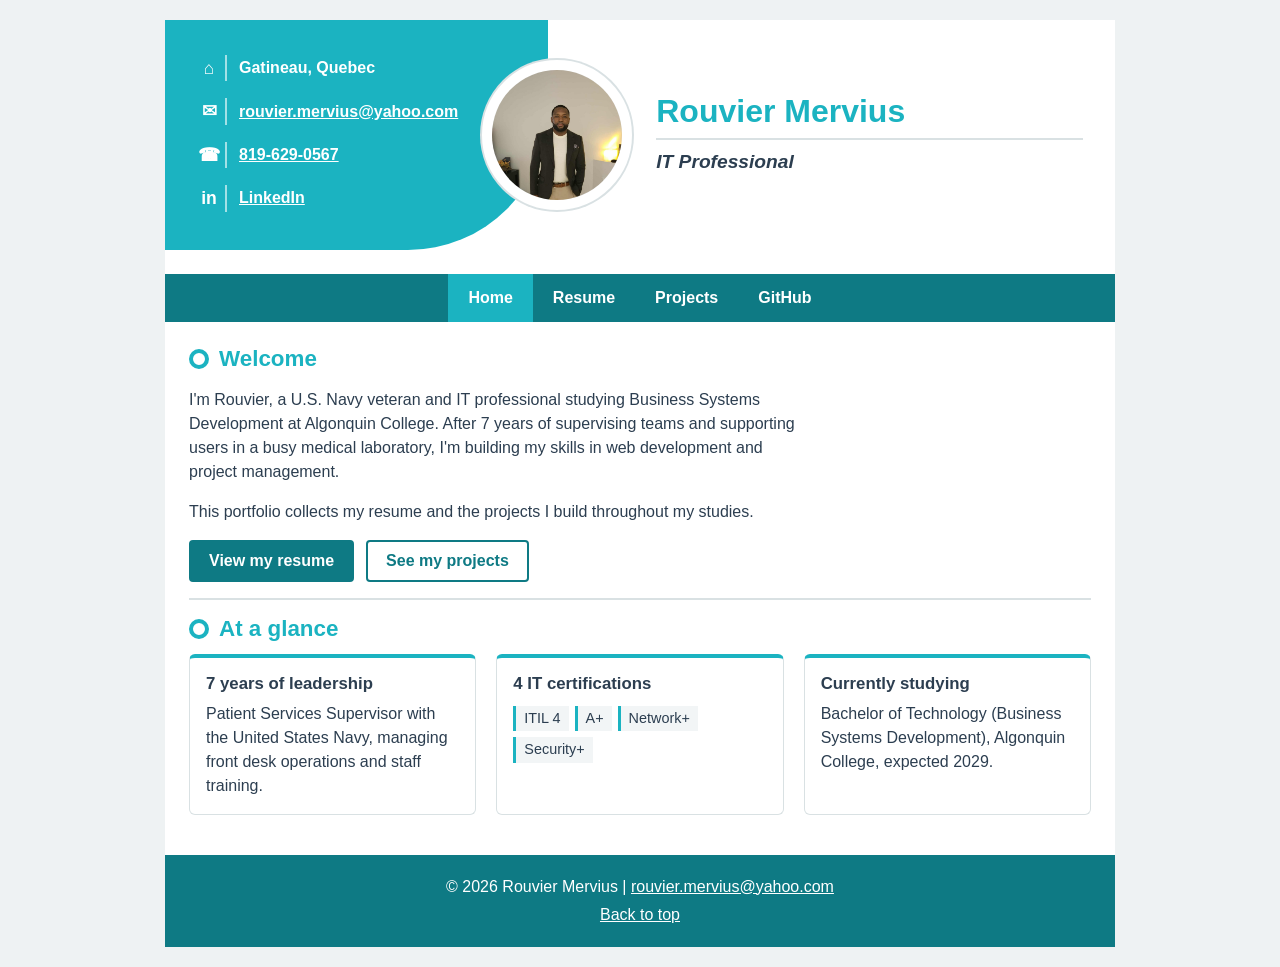
<file: index.html>
<!DOCTYPE html>
<html lang="en">
<head>
    <meta charset="UTF-8">
    <meta name="viewport" content="width=device-width, initial-scale=1.0">
    <title>Rouvier Mervius | Portfolio</title>
    <link rel="stylesheet" href="styles.css">
</head>
<body>
<div class="page" id="top">

    <!-- Header: contact panel, photo, name -->
    <header class="header">
        <ul class="contact">
            <li><span class="icon" aria-hidden="true">&#8962;</span>Gatineau, Quebec</li>
            <li><span class="icon" aria-hidden="true">&#9993;</span><a href="mailto:rouvier.mervius@yahoo.com">rouvier.mervius@yahoo.com</a></li>
            <li><span class="icon" aria-hidden="true">&#9742;</span><a href="tel:+18196290567">819-629-0567</a></li>
            <li><span class="icon" aria-hidden="true">in</span><a href="https://www.linkedin.com/in/rouvier-mervius" target="_blank" rel="noopener">LinkedIn</a></li>
        </ul>

        <div class="photo">
            <img src="photo.jpg" alt="Rouvier Mervius">
        </div>

        <div class="name-block">
            <h1>Rouvier Mervius</h1>
            <p>IT Professional</p>
        </div>
    </header>

    <nav class="nav" aria-label="Main">
        <ul>
            <li><a href="index.html" aria-current="page">Home</a></li>
            <li><a href="resume.html">Resume</a></li>
            <li><a href="projects.html">Projects</a></li>
               <li><a href="https://github.com/2Kbest" target="_blank" rel="noopener">GitHub</a></li>
        </ul>
    </nav>

    <main class="content">
        <section>
            <h2>Welcome</h2>
            <div class="intro">
                <p>I'm Rouvier, a U.S. Navy veteran and IT professional studying Business Systems Development at Algonquin College. After 7 years of supervising teams and supporting users in a busy medical laboratory, I'm building my skills in web development and project management.</p>
                <p>This portfolio collects my resume and the projects I build throughout my studies.</p>
            </div>
            <div class="btn-row">
                <a class="btn" href="resume.html">View my resume</a>
                <a class="btn btn-outline" href="projects.html">See my projects</a>
            </div>
        </section>

        <section>
            <h2>At a glance</h2>
            <div class="cards">
                <div class="card">
                    <div class="card-body">
                        <h3>7 years of leadership</h3>
                        <p>Patient Services Supervisor with the United States Navy, managing front desk operations and staff training.</p>
                    </div>
                </div>
                <div class="card">
                    <div class="card-body">
                        <h3>4 IT certifications</h3>
                        <ul class="tags">
                            <li>ITIL 4</li>
                            <li>A+</li>
                            <li>Network+</li>
                            <li>Security+</li>
                        </ul>
                    </div>
                </div>
                <div class="card">
                    <div class="card-body">
                        <h3>Currently studying</h3>
                        <p>Bachelor of Technology (Business Systems Development), Algonquin College, expected 2029.</p>
                    </div>
                </div>
            </div>
        </section>
    </main>

    <footer class="footer">
        <p>&copy; 2026 Rouvier Mervius | <a href="mailto:rouvier.mervius@yahoo.com">rouvier.mervius@yahoo.com</a></p>
        <p><a href="#top">Back to top</a></p>
    </footer>

</div>
</body>
</html>
</file>
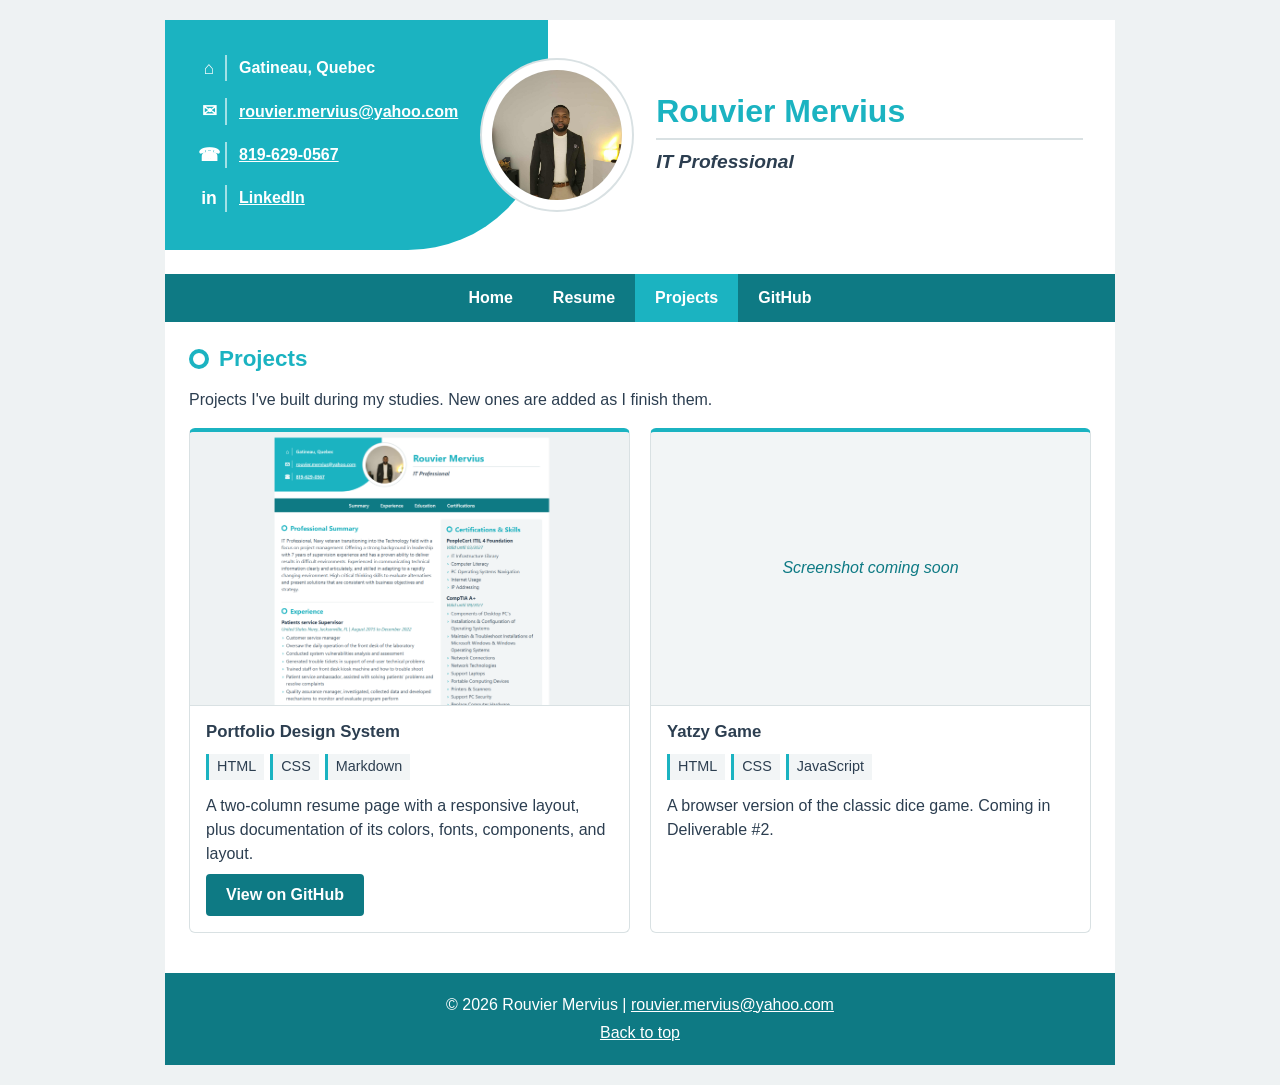
<file: projects.html>
<!DOCTYPE html>
<html lang="en">
<head>
    <meta charset="UTF-8">
    <meta name="viewport" content="width=device-width, initial-scale=1.0">
    <title>Rouvier Mervius | Projects</title>
    <link rel="stylesheet" href="styles.css">
</head>
<body>
<div class="page" id="top">

    <!-- Header: contact panel, photo, name -->
    <header class="header">
        <ul class="contact">
            <li><span class="icon" aria-hidden="true">&#8962;</span>Gatineau, Quebec</li>
            <li><span class="icon" aria-hidden="true">&#9993;</span><a href="mailto:rouvier.mervius@yahoo.com">rouvier.mervius@yahoo.com</a></li>
            <li><span class="icon" aria-hidden="true">&#9742;</span><a href="tel:+18196290567">819-629-0567</a></li>
            <li><span class="icon" aria-hidden="true">in</span><a href="https://www.linkedin.com/in/rouvier-mervius" target="_blank" rel="noopener">LinkedIn</a></li>
        </ul>

        <div class="photo">
            <img src="photo.jpg" alt="Rouvier Mervius">
        </div>

        <div class="name-block">
            <h1>Rouvier Mervius</h1>
            <p>IT Professional</p>
        </div>
    </header>

    <nav class="nav" aria-label="Main">
        <ul>
            <li><a href="index.html">Home</a></li>
            <li><a href="resume.html">Resume</a></li>
            <li><a href="projects.html" aria-current="page">Projects</a></li>
            <li><a href="https://github.com/2Kbest">GitHub</a></li>
        </ul>
    </nav>

    <main class="content">
        <section>
            <h2>Projects</h2>
            <p class="intro">Projects I've built during my studies. New ones are added as I finish them.</p>

            <div class="cards">
                <!-- Project card: copy this whole <article> to add a new project -->
                <article class="card">
                    <img src="desktop.png" alt="Screenshot of my portfolio resume page">
                    <div class="card-body">
                        <h3>Portfolio Design System</h3>
                        <ul class="tags">
                            <li>HTML</li>
                            <li>CSS</li>
                            <li>Markdown</li>
                        </ul>
                        <p>A two-column resume page with a responsive layout, plus documentation of its colors, fonts, components, and layout.</p>
                        <a class="btn" href="https://github.com/2Kbest/portfolio-the-project-" target="_blank" rel="noopener">View on GitHub</a>
                    </div>
                </article>

                <article class="card">
                    <div class="card-placeholder">Screenshot coming soon</div>
                    <div class="card-body">
                        <h3>Yatzy Game</h3>
                        <ul class="tags">
                            <li>HTML</li>
                            <li>CSS</li>
                            <li>JavaScript</li>
                        </ul>
                        <p>A browser version of the classic dice game. Coming in Deliverable #2.</p>
                    </div>
                </article>
            </div>
        </section>
    </main>

    <footer class="footer">
        <p>&copy; 2026 Rouvier Mervius | <a href="mailto:rouvier.mervius@yahoo.com">rouvier.mervius@yahoo.com</a></p>
        <p><a href="#top">Back to top</a></p>
    </footer>

</div>
</body>
</html>
</file>
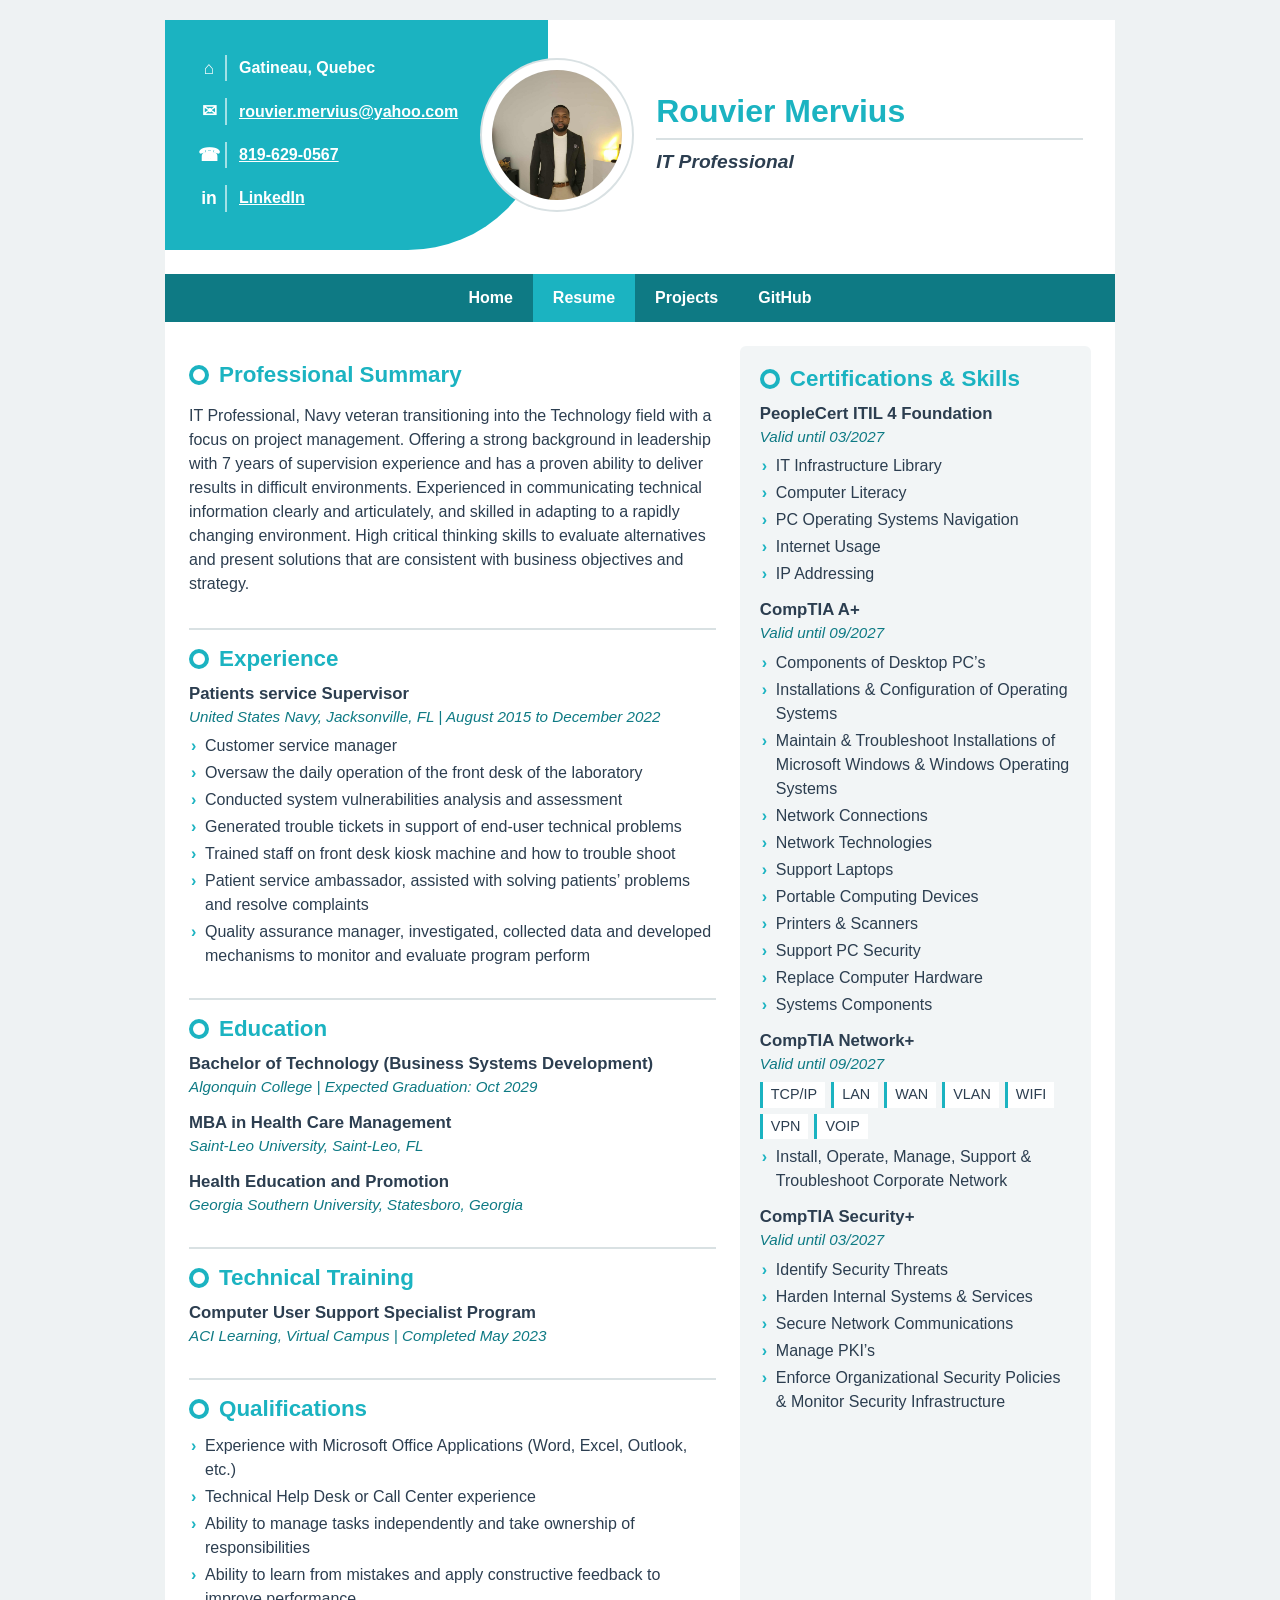
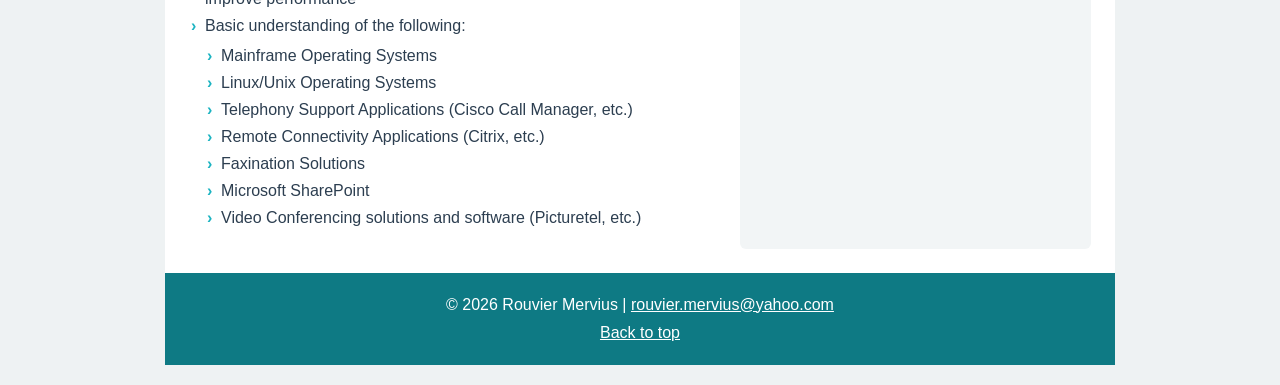
<file: resume.html>
<!DOCTYPE html>
<html lang="en">
<head>
    <meta charset="UTF-8">
    <meta name="viewport" content="width=device-width, initial-scale=1.0">
    <title>Rouvier Mervius | Resume</title>
    <link rel="stylesheet" href="styles.css">
</head>
<body>
<div class="page" id="top">

    <!-- Header: contact panel, photo, name -->
    <header class="header">
        <ul class="contact">
            <li><span class="icon" aria-hidden="true">&#8962;</span>Gatineau, Quebec</li>
            <li><span class="icon" aria-hidden="true">&#9993;</span><a href="mailto:rouvier.mervius@yahoo.com">rouvier.mervius@yahoo.com</a></li>
            <li><span class="icon" aria-hidden="true">&#9742;</span><a href="tel:+18196290567">819-629-0567</a></li>
            <li><span class="icon" aria-hidden="true">in</span><a href="https://www.linkedin.com/in/rouvier-mervius" target="_blank" rel="noopener">LinkedIn</a></li>
        </ul>

        <div class="photo">
            <img src="photo.jpg" alt="Rouvier Mervius">
        </div>

        <div class="name-block">
            <h1>Rouvier Mervius</h1>
            <p>IT Professional</p>
        </div>
    </header>

    <nav class="nav" aria-label="Main">
        <ul>
            <li><a href="index.html">Home</a></li>
            <li><a href="resume.html" aria-current="page">Resume</a></li>
            <li><a href="projects.html">Projects</a></li>
               <li><a href="https://github.com/2Kbest" target="_blank" rel="noopener">GitHub</a></li>
        </ul>
    </nav>

    <main class="columns">

        <!-- Left column -->
        <div class="col">
            <section id="summary">
                <h2>Professional Summary</h2>
                <p>IT Professional, Navy veteran transitioning into the Technology field with a focus on project management. Offering a strong background in leadership with 7 years of supervision experience and has a proven ability to deliver results in difficult environments. Experienced in communicating technical information clearly and articulately, and skilled in adapting to a rapidly changing environment. High critical thinking skills to evaluate alternatives and present solutions that are consistent with business objectives and strategy.</p>
            </section>

            <section id="experience">
                <h2>Experience</h2>
                <div class="entry">
                    <h3>Patients service Supervisor</h3>
                    <p class="meta">United States Navy, Jacksonville, FL | August 2015 to December 2022</p>
                    <ul>
                        <li>Customer service manager</li>
                        <li>Oversaw the daily operation of the front desk of the laboratory</li>
                        <li>Conducted system vulnerabilities analysis and assessment</li>
                        <li>Generated trouble tickets in support of end-user technical problems</li>
                        <li>Trained staff on front desk kiosk machine and how to trouble shoot</li>
                        <li>Patient service ambassador, assisted with solving patients’ problems and resolve complaints</li>
                        <li>Quality assurance manager, investigated, collected data and developed mechanisms to monitor and evaluate program perform</li>
                    </ul>
                </div>
            </section>

            <section id="education">
                <h2>Education</h2>
                <div class="entry">
                    <h3>Bachelor of Technology (Business Systems Development)</h3>
                    <p class="meta">Algonquin College | Expected Graduation: Oct 2029</p>
                </div>
                <div class="entry">
                    <h3>MBA in Health Care Management</h3>
                    <p class="meta">Saint-Leo University, Saint-Leo, FL</p>
                </div>
                <div class="entry">
                    <h3>Health Education and Promotion</h3>
                    <p class="meta">Georgia Southern University, Statesboro, Georgia</p>
                </div>
            </section>

            <section>
                <h2>Technical Training</h2>
                <div class="entry">
                    <h3>Computer User Support Specialist Program</h3>
                    <p class="meta">ACI Learning, Virtual Campus | Completed May 2023</p>
                </div>
            </section>

            <section>
                <h2>Qualifications</h2>
                <ul>
                    <li>Experience with Microsoft Office Applications (Word, Excel, Outlook, etc.)</li>
                    <li>Technical Help Desk or Call Center experience</li>
                    <li>Ability to manage tasks independently and take ownership of responsibilities</li>
                    <li>Ability to learn from mistakes and apply constructive feedback to improve performance</li>
                    <li>Basic understanding of the following:
                        <ul>
                            <li>Mainframe Operating Systems</li>
                            <li>Linux/Unix Operating Systems</li>
                            <li>Telephony Support Applications (Cisco Call Manager, etc.)</li>
                            <li>Remote Connectivity Applications (Citrix, etc.)</li>
                            <li>Faxination Solutions</li>
                            <li>Microsoft SharePoint</li>
                            <li>Video Conferencing solutions and software (Picturetel, etc.)</li>
                        </ul>
                    </li>
                </ul>
            </section>
        </div>

        <!-- Right column (shaded) -->
        <div class="col col-shaded">
            <section id="certifications">
                <h2>Certifications &amp; Skills</h2>
                <div class="entry">
                    <h3>PeopleCert ITIL 4 Foundation</h3>
                    <p class="meta">Valid until 03/2027</p>
                    <ul>
                        <li>IT Infrastructure Library</li>
                        <li>Computer Literacy</li>
                        <li>PC Operating Systems Navigation</li>
                        <li>Internet Usage</li>
                        <li>IP Addressing</li>
                    </ul>
                </div>
                <div class="entry">
                    <h3>CompTIA A+</h3>
                    <p class="meta">Valid until 09/2027</p>
                    <ul>
                        <li>Components of Desktop PC’s</li>
                        <li>Installations &amp; Configuration of Operating Systems</li>
                        <li>Maintain &amp; Troubleshoot Installations of Microsoft Windows &amp; Windows Operating Systems</li>
                        <li>Network Connections</li>
                        <li>Network Technologies</li>
                        <li>Support Laptops</li>
                        <li>Portable Computing Devices</li>
                        <li>Printers &amp; Scanners</li>
                        <li>Support PC Security</li>
                        <li>Replace Computer Hardware</li>
                        <li>Systems Components</li>
                    </ul>
                </div>
                <div class="entry">
                    <h3>CompTIA Network+</h3>
                    <p class="meta">Valid until 09/2027</p>
                    <ul class="tags">
                        <li>TCP/IP</li>
                        <li>LAN</li>
                        <li>WAN</li>
                        <li>VLAN</li>
                        <li>WIFI</li>
                        <li>VPN</li>
                        <li>VOIP</li>
                    </ul>
                    <ul>
                        <li>Install, Operate, Manage, Support &amp; Troubleshoot Corporate Network</li>
                    </ul>
                </div>
                <div class="entry">
                    <h3>CompTIA Security+</h3>
                    <p class="meta">Valid until 03/2027</p>
                    <ul>
                        <li>Identify Security Threats</li>
                        <li>Harden Internal Systems &amp; Services</li>
                        <li>Secure Network Communications</li>
                        <li>Manage PKI’s</li>
                        <li>Enforce Organizational Security Policies &amp; Monitor Security Infrastructure</li>
                    </ul>
                </div>
            </section>
        </div>
    </main>

    <footer class="footer">
        <p>&copy; 2026 Rouvier Mervius | <a href="mailto:rouvier.mervius@yahoo.com">rouvier.mervius@yahoo.com</a></p>
        <p><a href="#top">Back to top</a></p>
    </footer>

</div>
</body>
</html>
</file>
<file: styles.css>
/* ===== COLORS: change these to try a new look ===== */
:root {
    --main: #1bb3c1;        /* header panel, headings, markers */
    --main-dark: #0e7a84;   /* links and dates */
    --background: #eef2f3;  /* behind the page */

    --text: #2c3e50;
    --muted: #6b7378;
    --shade: #f2f5f6;
    --line: #d9e1e3;
}

* {
    box-sizing: border-box;
}

body {
    margin: 0;
    padding: 20px;
    font-family: "Segoe UI", Arial, sans-serif;
    color: var(--text);
    background: var(--background);
}

a {
    color: var(--main-dark);
}

.page {
    max-width: 950px;
    margin: 0 auto;
    background: #fff;
}

/* ===== Header ===== */
.header {
    display: grid;
    grid-template-columns: auto auto 1fr;
    align-items: center;
    gap: 24px;
    padding-right: 32px;
}

.contact {
    list-style: none;
    margin: 0;
    padding: 28px 90px 28px 28px;
    background: var(--main);
    color: #fff;
    border-radius: 0 0 140px 0;
}

.contact li {
    display: flex;
    align-items: center;
    gap: 12px;
    padding: 7px 0;
    font-weight: 600;
}

.contact a {
    color: #fff;
}

.icon {
    width: 34px;
    border-right: 2px solid rgba(255, 255, 255, 0.6);
    text-align: center;
    font-size: 1.1rem;
    flex-shrink: 0;
}

.photo {
    width: 150px;
    height: 150px;
    margin-left: -90px;
    border-radius: 50%;
    border: 10px solid #fff;
    box-shadow: 0 0 0 2px var(--line);
    background: var(--shade);
    display: grid;
    place-items: center;
    overflow: hidden;
}

.photo span {
    font-size: 2.6rem;
    font-weight: 700;
    color: var(--main-dark);
}

.photo img {
    width: 100%;
    height: 100%;
    object-fit: cover;
}

h1 {
    margin: 0;
    font-size: 2rem;
    color: var(--main);
}

.name-block p {
    margin: 8px 0 0;
    padding-top: 8px;
    border-top: 2px solid var(--line);
    font-size: 1.2rem;
    font-weight: 600;
    font-style: italic;
}

/* ===== Nav ===== */
.nav {
    background: var(--main-dark);
    margin-top: 24px;
}

.nav ul {
    display: flex;
    justify-content: center;
    flex-wrap: wrap;
    margin: 0;
}

.nav li {
    padding: 0;
    margin: 0;
}

.nav li::before {
    content: none;
}

.nav a {
    display: block;
    padding: 12px 20px;
    color: #fff;
    font-weight: 600;
    text-decoration: none;
}

.nav a:hover,
.nav a:focus-visible {
    background: var(--main);
}

.nav a[aria-current="page"] {
    background: var(--main);
}

/* ===== Buttons ===== */
.btn {
    display: inline-block;
    padding: 10px 18px;
    border: 2px solid var(--main-dark);
    border-radius: 4px;
    background: var(--main-dark);
    color: #fff;
    font-weight: 600;
    text-decoration: none;
}

.btn:hover,
.btn:focus-visible {
    background: var(--main);
    border-color: var(--main);
}

.btn-outline {
    background: #fff;
    color: var(--main-dark);
}

.btn-outline:hover,
.btn-outline:focus-visible {
    color: #fff;
}

.btn-row {
    display: flex;
    flex-wrap: wrap;
    gap: 12px;
    margin-top: 16px;
}

/* ===== One-column pages (Home, Projects) ===== */
.content {
    padding: 8px 24px 24px;
}

.content section:last-child {
    border-bottom: none;
}

.intro {
    max-width: 70ch;
}

/* ===== Cards (recurring component) ===== */
.cards {
    display: grid;
    grid-template-columns: repeat(auto-fit, minmax(250px, 1fr));
    gap: 20px;
    margin-top: 12px;
}

.card {
    display: flex;
    flex-direction: column;
    border: 1px solid var(--line);
    border-top: 4px solid var(--main);
    border-radius: 6px;
    overflow: hidden;
    background: #fff;
}

.card img,
.card-placeholder {
    display: block;
    width: 100%;
    aspect-ratio: 16 / 10;
    object-fit: cover;
    object-position: top;
    border-bottom: 1px solid var(--line);
}

.card-placeholder {
    display: grid;
    place-items: center;
    background: var(--shade);
    color: var(--main-dark);
    font-style: italic;
}

.card-body {
    display: flex;
    flex-direction: column;
    gap: 8px;
    flex: 1;
    padding: 16px;
}

.card-body p {
    margin: 0;
}

.card-body .btn {
    margin-top: auto;
    align-self: flex-start;
}

.card .tags li {
    background: var(--shade);
}

/* ===== Two columns ===== */
.columns {
    display: grid;
    grid-template-columns: 3fr 2fr;
    gap: 24px;
    padding: 24px;
}

.col-shaded {
    background: var(--shade);
    padding: 4px 20px;
    border-radius: 6px;
}

section {
    padding: 16px 0;
    border-bottom: 2px solid var(--line);
}

.col section:last-child {
    border-bottom: none;
}

h2 {
    display: flex;
    align-items: center;
    gap: 10px;
    margin: 0 0 12px;
    font-size: 1.4rem;
    color: var(--main);
}

h2::before {
    content: "";
    width: 12px;
    height: 12px;
    border: 4px solid var(--main);
    border-radius: 50%;
}

h3 {
    margin: 0;
    font-size: 1.05rem;
}

.entry {
    margin-bottom: 14px;
}

.meta {
    margin: 2px 0 6px;
    color: var(--main-dark);
    font-style: italic;
    font-size: 0.95rem;
}

p, li {
    font-size: 1rem;
    line-height: 1.5;
}

/* Lists with the template's arrow markers */
ul {
    margin: 4px 0 0;
    padding-left: 0;
    list-style: none;
}

li {
    position: relative;
    padding-left: 16px;
    margin-bottom: 3px;
}

li::before {
    content: "\203A";
    position: absolute;
    left: 2px;
    color: var(--main);
    font-weight: 700;
}

li ul {
    margin-top: 6px;
}

/* Short items (TCP/IP, LAN, ...) shown as small tags */
.tags {
    display: flex;
    flex-wrap: wrap;
    gap: 6px;
    margin-bottom: 6px;
}

.tags li {
    padding: 2px 8px;
    margin: 0;
    background: #fff;
    border-left: 3px solid var(--main);
    font-size: 0.9rem;
}

.tags li::before {
    content: none;
}

/* Header icons are inside .contact li, so skip the arrows there */
.contact li {
    padding-left: 0;
}

.contact li::before {
    content: none;
}

/* ===== Footer ===== */
.footer {
    background: var(--main-dark);
    color: #fff;
    text-align: center;
    padding: 16px;
}

.footer p {
    margin: 4px 0;
}

.footer a {
    color: #fff;
}

/* ===== Phones and small screens ===== */
@media (max-width: 700px) {
    body {
        padding: 10px;
    }

    .header {
        grid-template-columns: 1fr;
        padding: 0 0 16px;
        text-align: center;
    }

    .photo {
        order: 1;
        margin: 24px auto 0;
    }

    .name-block {
        order: 2;
        padding: 0 16px;
    }

    .contact {
        order: 3;
        padding: 20px;
        border-radius: 0 0 50px 50px;
    }

    .contact li {
        justify-content: center;
    }

    /* Menu links stack and line up on the left on phones */
    .nav ul {
        flex-direction: column;
        text-align: left;
    }

    .nav a {
        padding: 12px 16px;   /* text lines up with the page's 16px content edge */
    }

    .content {
        padding: 8px 16px 16px;
    }

    .columns {
        grid-template-columns: 1fr;
        padding: 16px;
    }

    h1 {
        font-size: 1.5rem;
    }

    h2 {
        font-size: 1.3rem;
    }

    h3 {
        font-size: 1.1rem;
    }
}
</file>
